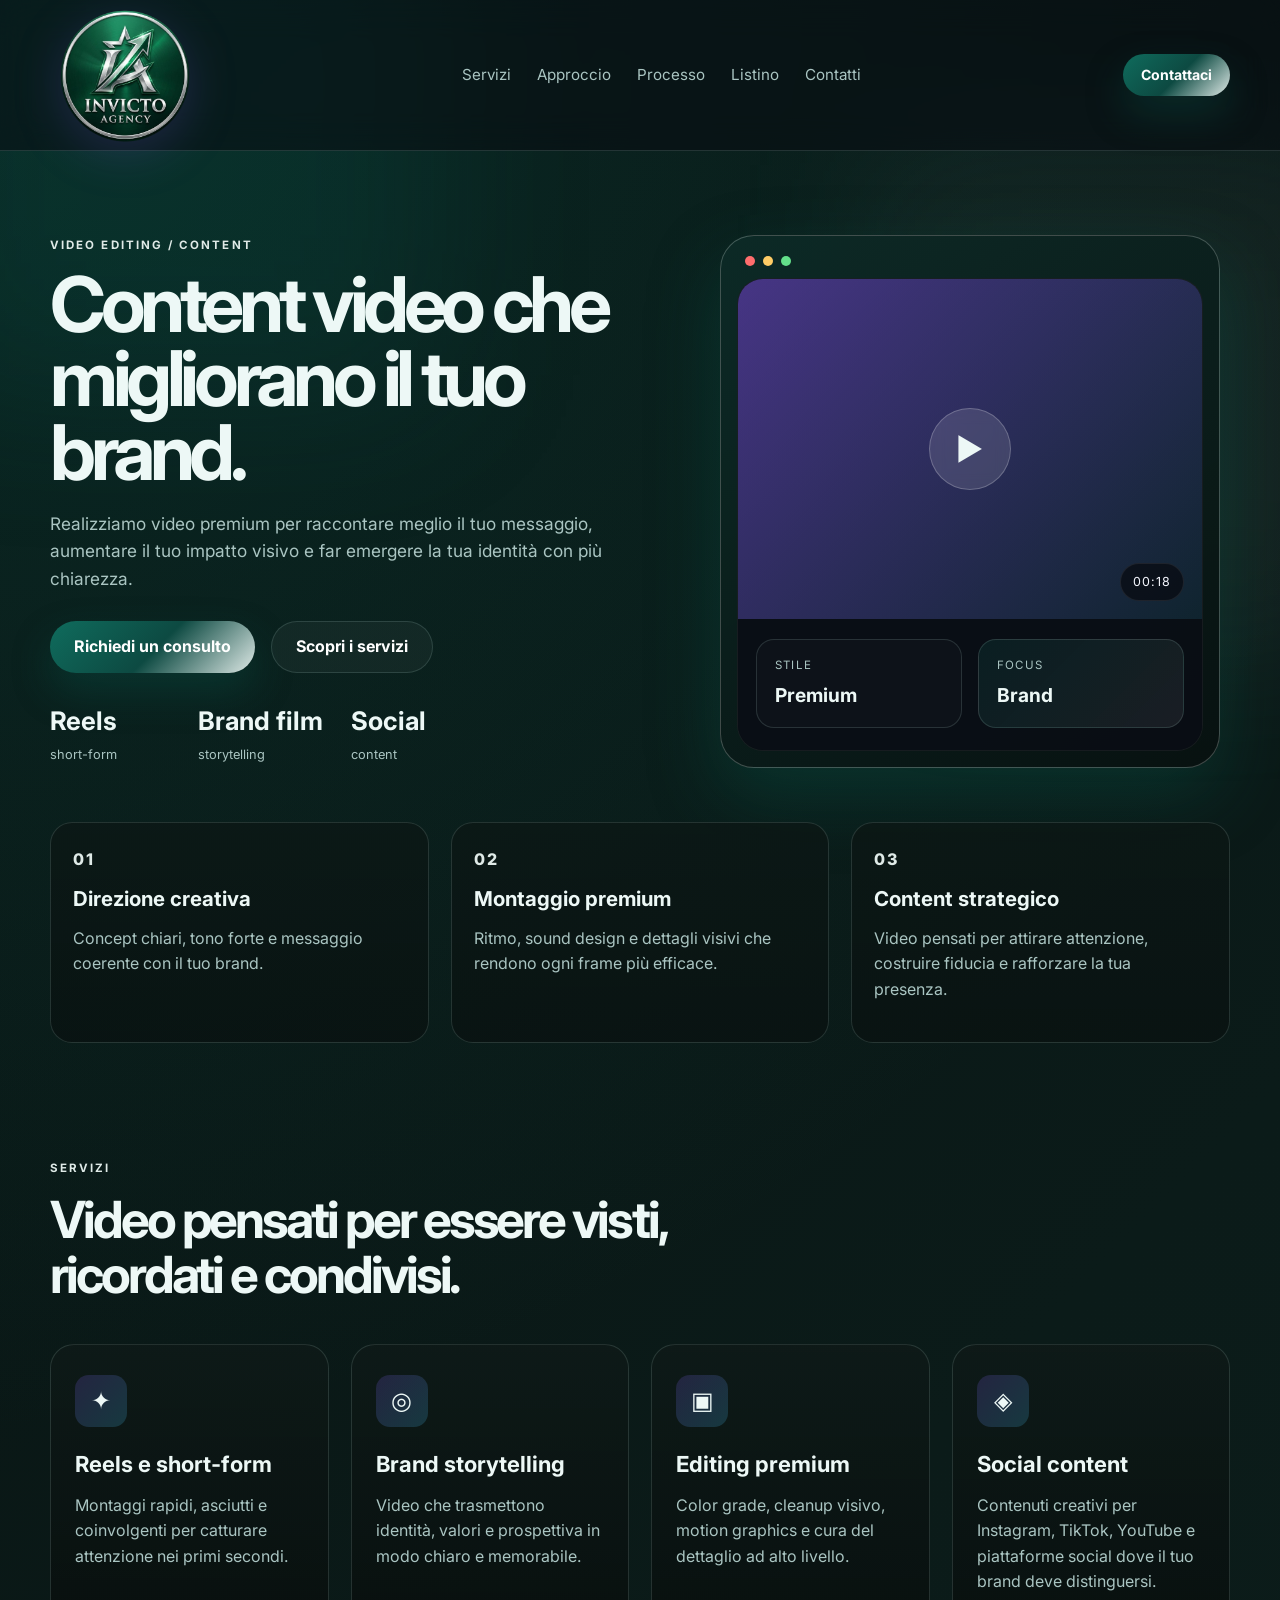
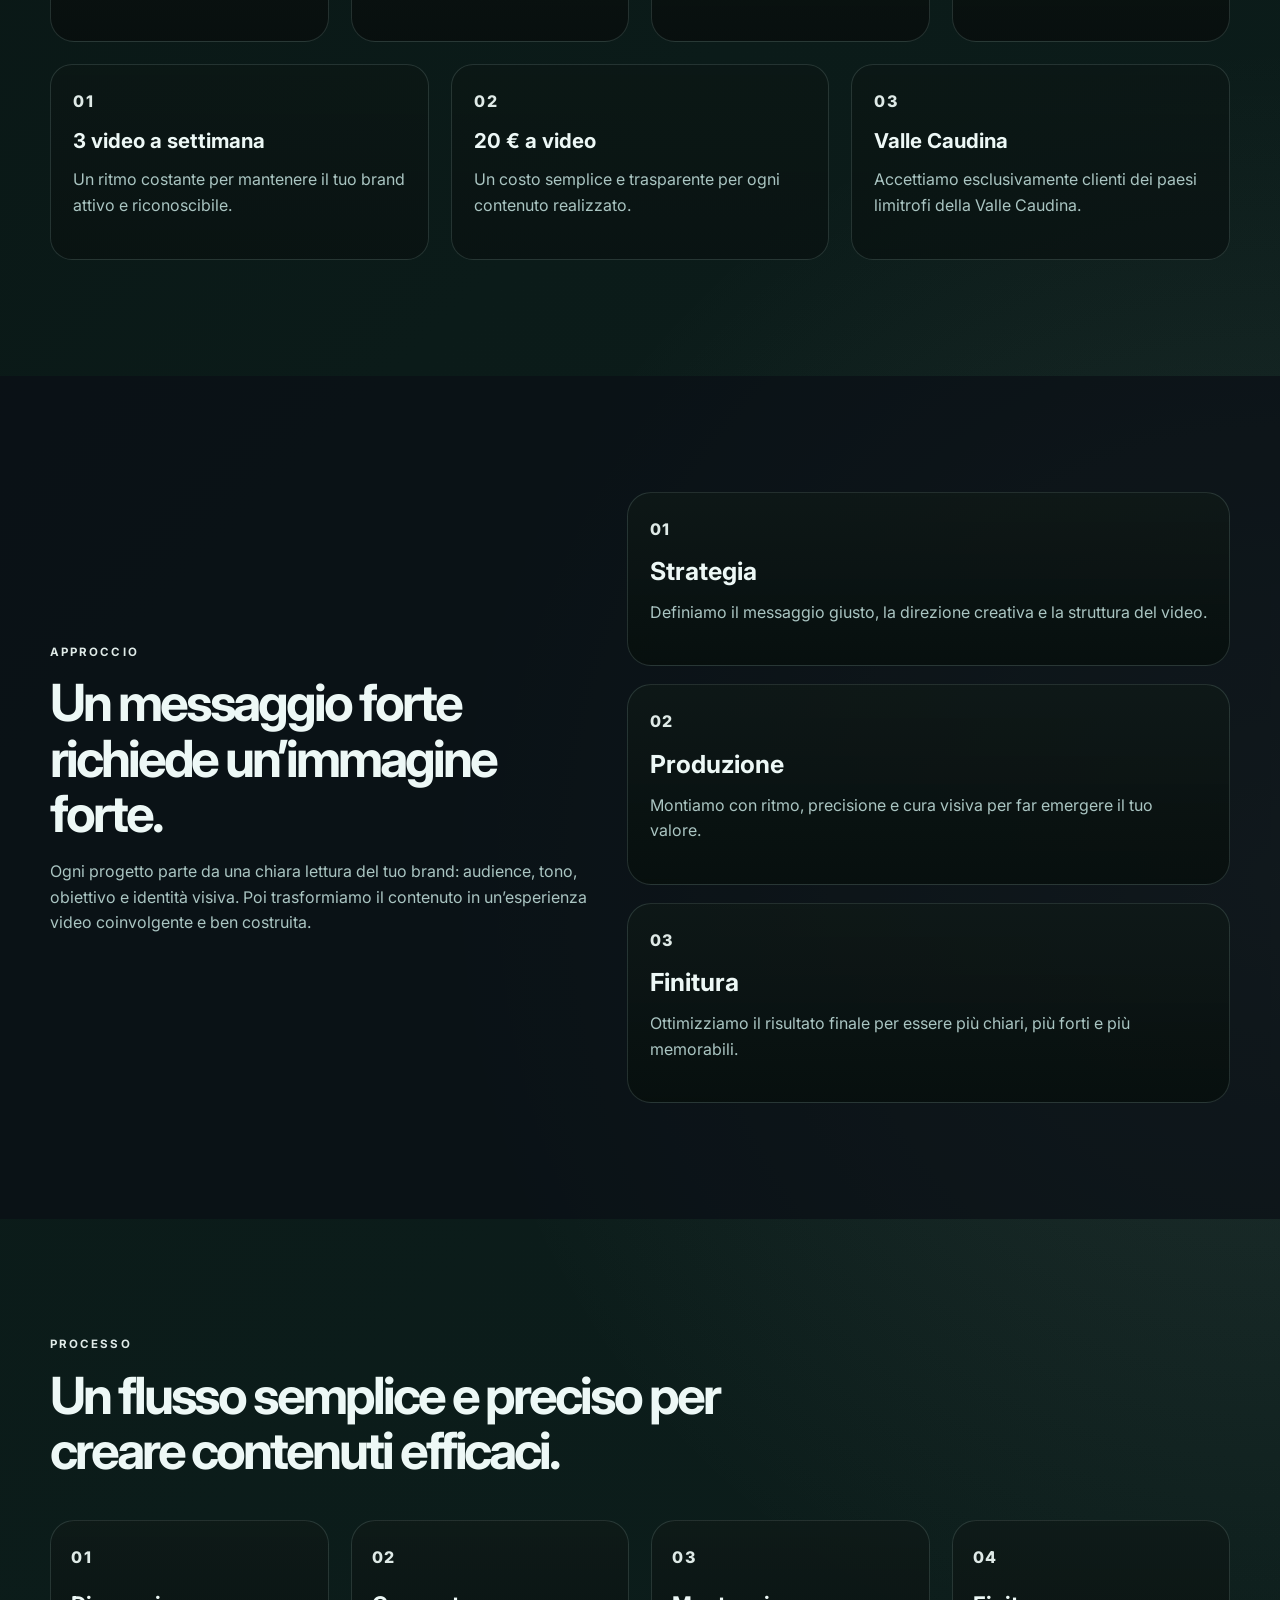
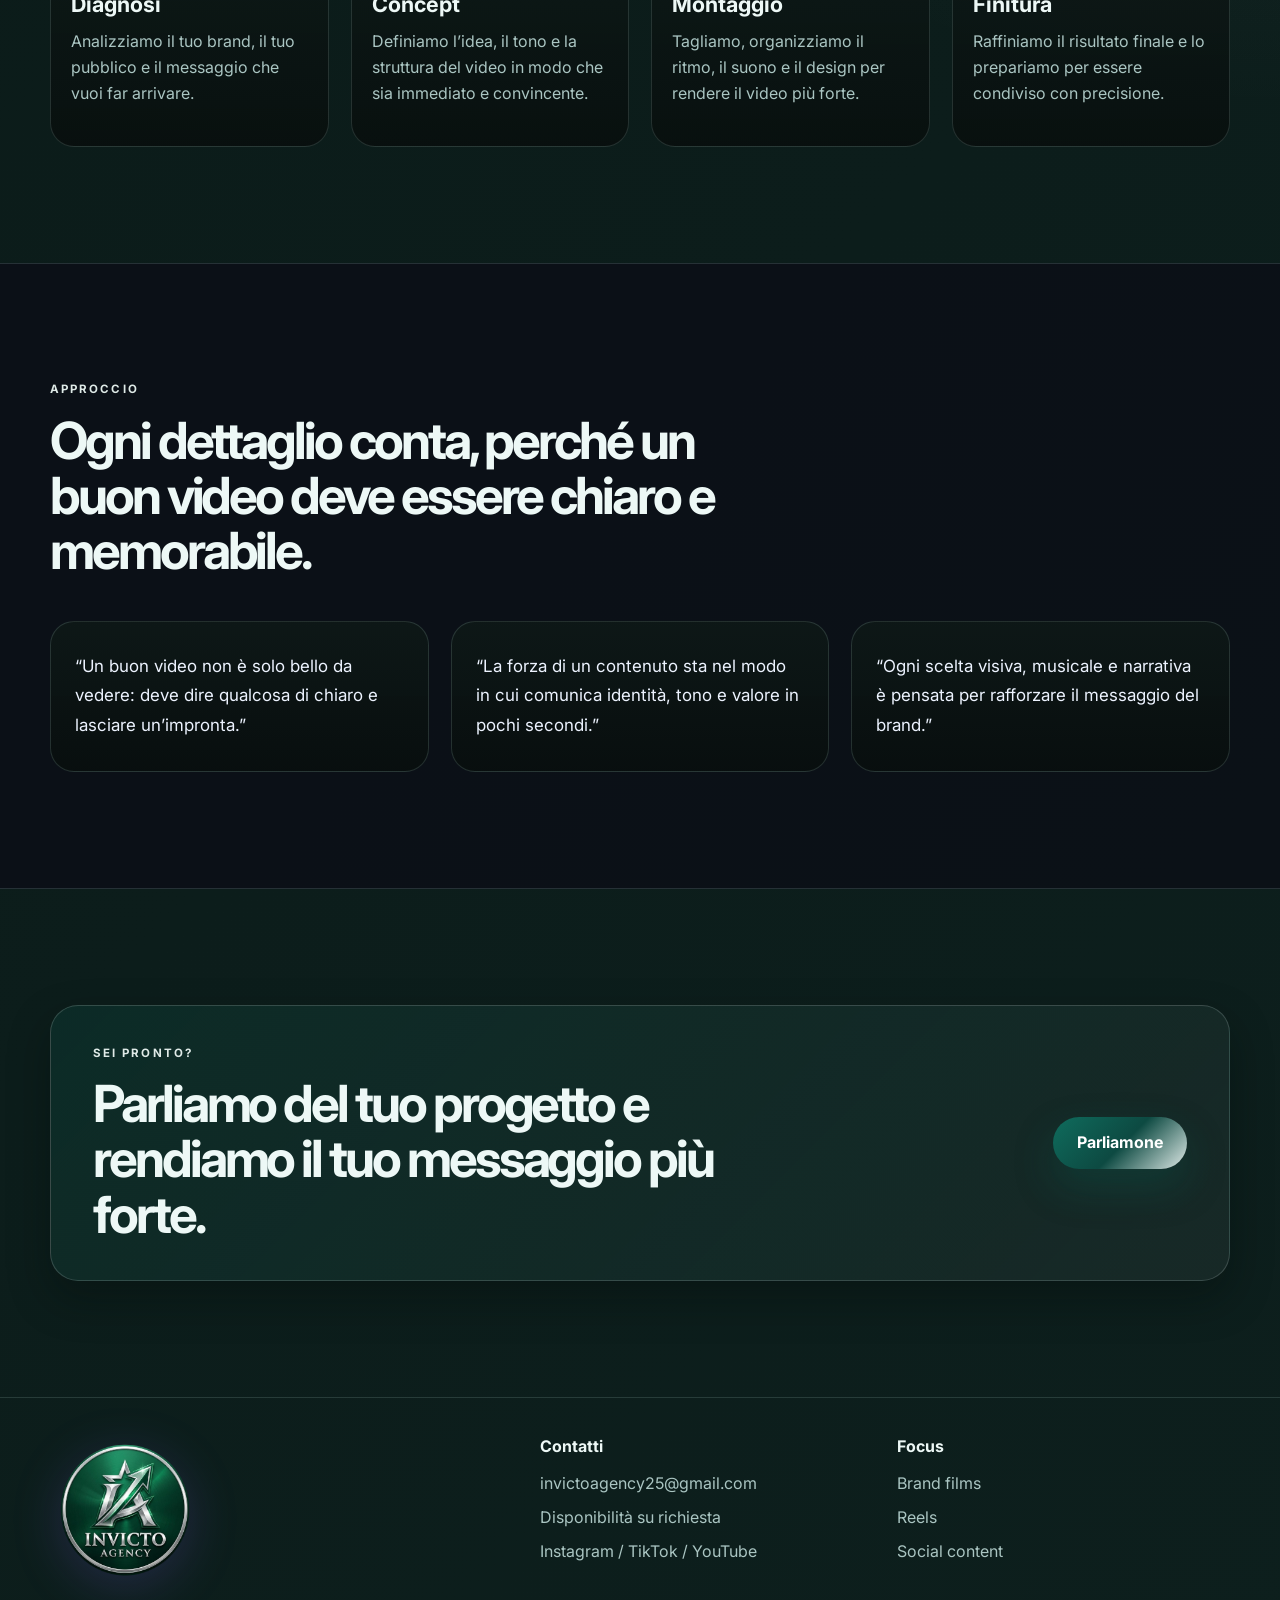
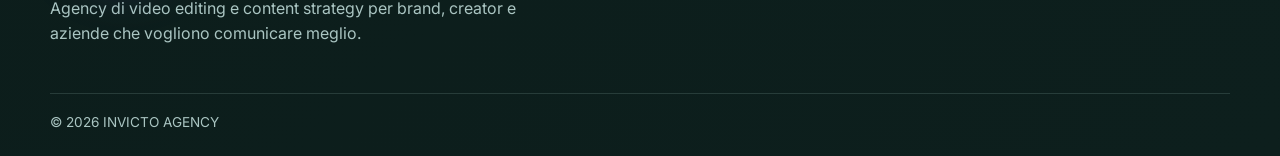
<file: index.html>
<!DOCTYPE html>
<html lang="it">
  <head>
    <meta charset="UTF-8" />
    <meta name="viewport" content="width=device-width, initial-scale=1.0" />
    <title>INVICTO AGENCY | Video editing premium</title>
    <meta
      name="description"
      content="INVICTO AGENCY crea contenuti video premium per brand, creator e aziende che vogliono comunicare con più forza."
    />
    <meta name="theme-color" content="#071312" />
    <link rel="icon" type="image/png" href="INVICTO.png" />
    <link rel="apple-touch-icon" href="INVICTO.png" />
    <link rel="preconnect" href="https://fonts.googleapis.com" />
    <link rel="preconnect" href="https://fonts.gstatic.com" crossorigin />
    <link
      href="https://fonts.googleapis.com/css2?family=Inter:wght@400;500;600;700;800;900&display=swap"
      rel="stylesheet"
    />
    <link rel="stylesheet" href="styles.css" />
  </head>
  <body>
    <div class="page-glow glow-one"></div>
    <div class="page-glow glow-two"></div>

    <header class="site-header">
      <div class="container nav">
        <div class="brand" aria-label="INVICTO AGENCY logo">
          <img src="INVICTO.png" alt="INVICTO AGENCY logo" class="brand-logo" />
        </div>

        <nav class="main-nav" aria-label="Navigazione principale">
          <a href="#servizi">Servizi</a>
          <a href="#approccio">Approccio</a>
          <a href="#processo">Processo</a>
          <a href="listino.html">Listino</a>
          <a href="contatti.html">Contatti</a>
        </nav>

        <a href="contatti.html" class="button button-small">Contattaci</a>
      </div>
    </header>

    <main>
      <section class="hero">
        <div class="container hero-grid">
          <div class="hero-copy reveal">
            <p class="eyebrow">VIDEO EDITING / CONTENT</p>
            <h1>Content video che migliorano il tuo brand.</h1>
            <p class="lead">
              Realizziamo video premium per raccontare meglio il tuo messaggio, aumentare il tuo
              impatto visivo e far emergere la tua identità con più chiarezza.
            </p>

            <div class="hero-actions">
              <a href="contatti.html" class="button">Richiedi un consulto</a>
              <a href="#servizi" class="button button-ghost">Scopri i servizi</a>
            </div>

            <ul class="mini-stats" aria-label="Servizi principali">
              <li>
                <strong>Reels</strong>
                <span>short-form</span>
              </li>
              <li>
                <strong>Brand film</strong>
                <span>storytelling</span>
              </li>
              <li>
                <strong>Social</strong>
                <span>content</span>
              </li>
            </ul>
          </div>

          <div class="hero-visual reveal">
            <div class="visual-panel">
              <div class="screen-header">
                <span class="dot dot-one"></span>
                <span class="dot dot-two"></span>
                <span class="dot dot-three"></span>
              </div>

              <div class="screen-body">
                <div class="video-preview">
                  <div class="preview-glow"></div>
                  <div class="play-pill">▶</div>
                  <div class="time-tag">00:18</div>
                </div>

                <div class="screen-meta">
                  <div class="meta-card">
                    <span>Stile</span>
                    <strong>Premium</strong>
                  </div>
                  <div class="meta-card accent">
                    <span>Focus</span>
                    <strong>Brand</strong>
                  </div>
                </div>
              </div>
            </div>
          </div>
        </div>
      </section>

      <section class="feature-strip">
        <div class="container feature-grid">
          <div class="feature-item reveal">
            <span class="feature-label">01</span>
            <h3>Direzione creativa</h3>
            <p>Concept chiari, tono forte e messaggio coerente con il tuo brand.</p>
          </div>
          <div class="feature-item reveal">
            <span class="feature-label">02</span>
            <h3>Montaggio premium</h3>
            <p>Ritmo, sound design e dettagli visivi che rendono ogni frame più efficace.</p>
          </div>
          <div class="feature-item reveal">
            <span class="feature-label">03</span>
            <h3>Content strategico</h3>
            <p>Video pensati per attirare attenzione, costruire fiducia e rafforzare la tua presenza.</p>
          </div>
        </div>
      </section>

      <section id="servizi" class="section services">
        <div class="container">
          <div class="section-heading reveal">
            <p class="eyebrow">SERVIZI</p>
            <h2>Video pensati per essere visti, ricordati e condivisi.</h2>
          </div>

          <div class="service-grid">
            <article class="service-card reveal">
              <div class="icon">✦</div>
              <h3>Reels e short-form</h3>
              <p>Montaggi rapidi, asciutti e coinvolgenti per catturare attenzione nei primi secondi.</p>
            </article>
            <article class="service-card reveal">
              <div class="icon">◎</div>
              <h3>Brand storytelling</h3>
              <p>Video che trasmettono identità, valori e prospettiva in modo chiaro e memorabile.</p>
            </article>
            <article class="service-card reveal">
              <div class="icon">▣</div>
              <h3>Editing premium</h3>
              <p>Color grade, cleanup visivo, motion graphics e cura del dettaglio ad alto livello.</p>
            </article>
            <article class="service-card reveal">
              <div class="icon">◈</div>
              <h3>Social content</h3>
              <p>Contenuti creativi per Instagram, TikTok, YouTube e piattaforme social dove il tuo brand deve distinguersi.</p>
            </article>
          </div>

          <div class="feature-strip service-availability reveal">
            <div class="feature-grid">
              <div class="feature-item">
                <span class="feature-label">01</span>
                <h3>3 video a settimana</h3>
                <p>Un ritmo costante per mantenere il tuo brand attivo e riconoscibile.</p>
              </div>
              <div class="feature-item">
                <span class="feature-label">02</span>
                <h3>20 € a video</h3>
                <p>Un costo semplice e trasparente per ogni contenuto realizzato.</p>
              </div>
              <div class="feature-item">
                <span class="feature-label">03</span>
                <h3>Valle Caudina</h3>
                <p>Accettiamo esclusivamente clienti dei paesi limitrofi della Valle Caudina.</p>
              </div>
            </div>
          </div>
        </div>
      </section>

      <section id="approccio" class="section principles">
        <div class="container principle-layout">
          <div class="principle-copy reveal">
            <p class="eyebrow">APPROCCIO</p>
            <h2>Un messaggio forte richiede un’immagine forte.</h2>
            <p>
              Ogni progetto parte da una chiara lettura del tuo brand: audience, tono, obiettivo e
              identità visiva. Poi trasformiamo il contenuto in un’esperienza video coinvolgente e ben costruita.
            </p>
          </div>

          <div class="principle-list">
            <div class="principle-item reveal">
              <span>01</span>
              <h3>Strategia</h3>
              <p>Definiamo il messaggio giusto, la direzione creativa e la struttura del video.</p>
            </div>
            <div class="principle-item reveal">
              <span>02</span>
              <h3>Produzione</h3>
              <p>Montiamo con ritmo, precisione e cura visiva per far emergere il tuo valore.</p>
            </div>
            <div class="principle-item reveal">
              <span>03</span>
              <h3>Finitura</h3>
              <p>Ottimizziamo il risultato finale per essere più chiari, più forti e più memorabili.</p>
            </div>
          </div>
        </div>
      </section>

      <section id="processo" class="section process">
        <div class="container">
          <div class="section-heading reveal">
            <p class="eyebrow">PROCESSO</p>
            <h2>Un flusso semplice e preciso per creare contenuti efficaci.</h2>
          </div>

          <div class="steps">
            <div class="step reveal">
              <span class="step-number">01</span>
              <h3>Diagnosi</h3>
              <p>Analizziamo il tuo brand, il tuo pubblico e il messaggio che vuoi far arrivare.</p>
            </div>
            <div class="step reveal">
              <span class="step-number">02</span>
              <h3>Concept</h3>
              <p>Definiamo l’idea, il tono e la struttura del video in modo che sia immediato e convincente.</p>
            </div>
            <div class="step reveal">
              <span class="step-number">03</span>
              <h3>Montaggio</h3>
              <p>Tagliamo, organizziamo il ritmo, il suono e il design per rendere il video più forte.</p>
            </div>
            <div class="step reveal">
              <span class="step-number">04</span>
              <h3>Finitura</h3>
              <p>Raffiniamo il risultato finale e lo prepariamo per essere condiviso con precisione.</p>
            </div>
          </div>
        </div>
      </section>

      <section class="section dark testimonials">
        <div class="container">
          <div class="section-heading reveal">
            <p class="eyebrow">APPROCCIO</p>
            <h2>Ogni dettaglio conta, perché un buon video deve essere chiaro e memorabile.</h2>
          </div>

          <div class="testimonial-grid">
            <blockquote class="reveal">
              “Un buon video non è solo bello da vedere: deve dire qualcosa di chiaro e lasciare un’impronta.”
            </blockquote>
            <blockquote class="reveal">
              “La forza di un contenuto sta nel modo in cui comunica identità, tono e valore in pochi secondi.”
            </blockquote>
            <blockquote class="reveal">
              “Ogni scelta visiva, musicale e narrativa è pensata per rafforzare il messaggio del brand.”
            </blockquote>
          </div>
        </div>
      </section>

      <section class="cta section">
        <div class="container cta-box reveal">
          <div>
            <p class="eyebrow">SEI PRONTO?</p>
            <h2>Parliamo del tuo progetto e rendiamo il tuo messaggio più forte.</h2>
          </div>
          <a href="contatti.html" class="button">Parliamone</a>
        </div>
      </section>
    </main>

    <footer id="contatti" class="site-footer">
      <div class="container footer-grid">
        <div>
          <div class="brand footer-brand">
            <img src="INVICTO.png" alt="INVICTO AGENCY logo" class="brand-logo" />
          </div>
          <p>Agency di video editing e content strategy per brand, creator e aziende che vogliono comunicare meglio.</p>
        </div>

        <div>
          <h4>Contatti</h4>
          <ul>
            <li>invictoagency25@gmail.com</li>
            <li>Disponibilità su richiesta</li>
            <li>Instagram / TikTok / YouTube</li>
          </ul>
        </div>

        <div>
          <h4>Focus</h4>
          <ul>
            <li>Brand films</li>
            <li>Reels</li>
            <li>Social content</li>
          </ul>
        </div>
      </div>

      <div class="container copyright">
        <span>© <span id="year"></span> INVICTO AGENCY</span>
      </div>
    </footer>

    <script src="script.js"></script>
  </body>
</html>
</file>
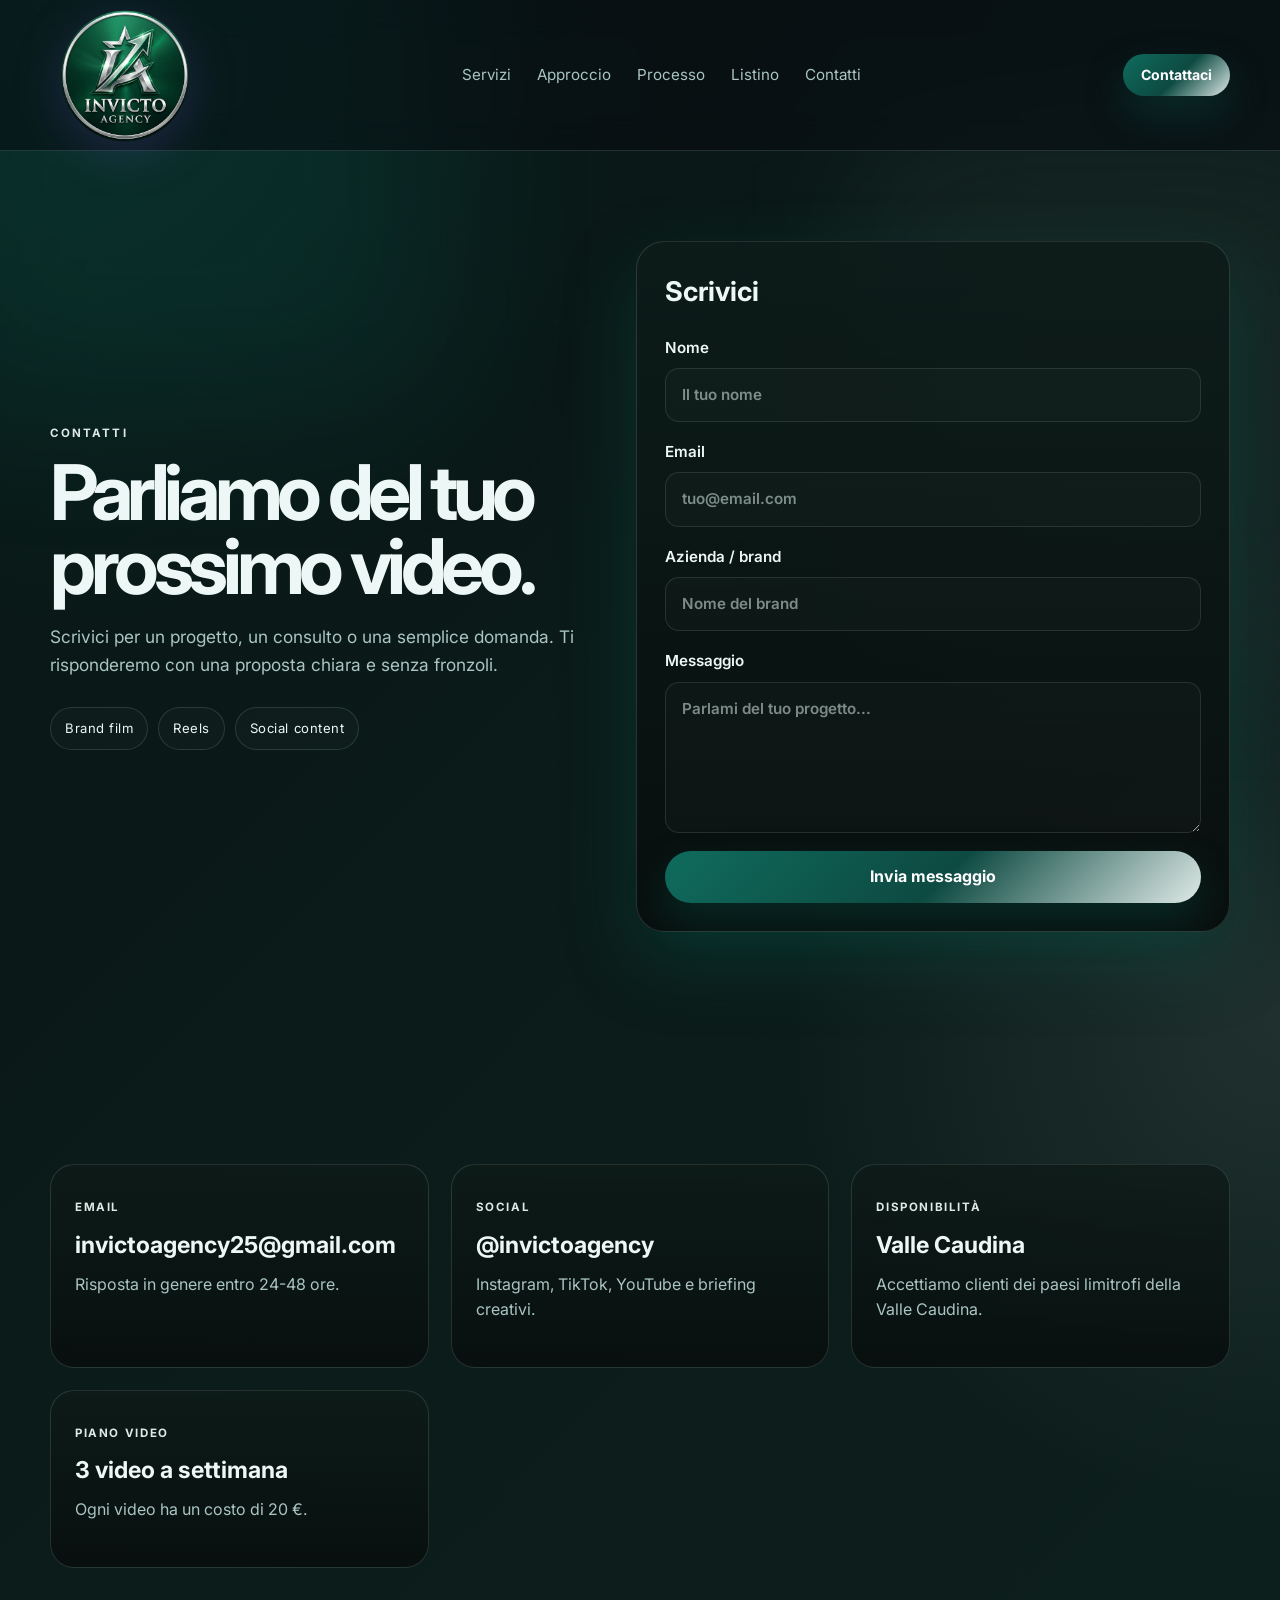
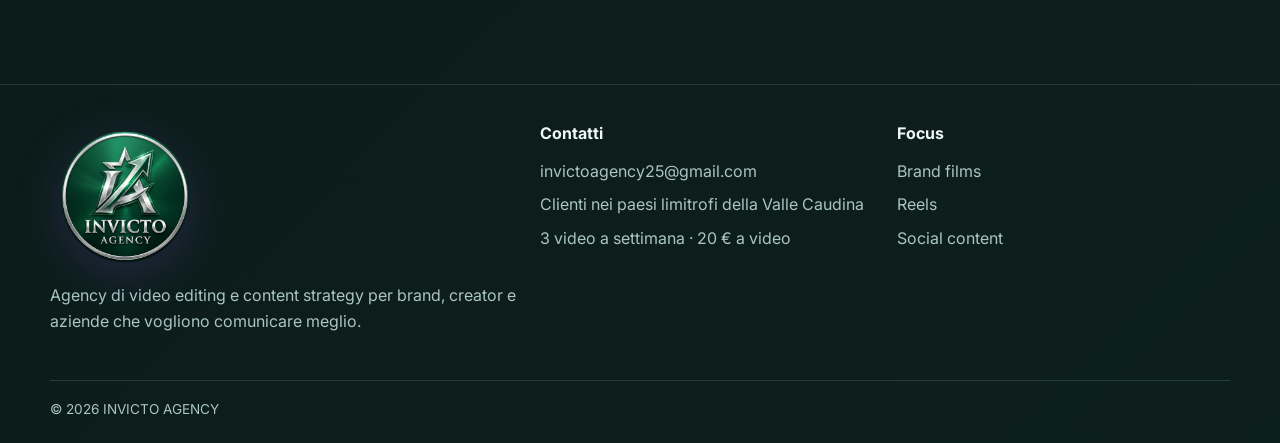
<file: contatti.html>
<!DOCTYPE html>
<html lang="it">
  <head>
    <meta charset="UTF-8" />
    <meta name="viewport" content="width=device-width, initial-scale=1.0" />
    <title>Contatti | INVICTO AGENCY</title>
    <meta
      name="description"
      content="Contatta INVICTO AGENCY per un progetto video premium, brand film, reels e contenuti social."
    />
    <meta name="theme-color" content="#071312" />
    <link rel="icon" type="image/png" href="INVICTO.png" />
    <link rel="apple-touch-icon" href="INVICTO.png" />
    <link rel="preconnect" href="https://fonts.googleapis.com" />
    <link rel="preconnect" href="https://fonts.gstatic.com" crossorigin />
    <link
      href="https://fonts.googleapis.com/css2?family=Inter:wght@400;500;600;700;800;900&display=swap"
      rel="stylesheet"
    />
    <link rel="stylesheet" href="styles.css" />
  </head>
  <body>
    <div class="page-glow glow-one"></div>
    <div class="page-glow glow-two"></div>

    <header class="site-header">
      <div class="container nav">
        <a href="index.html" class="brand" aria-label="Torna alla homepage INVICTO AGENCY">
          <img src="INVICTO.png" alt="INVICTO AGENCY logo" class="brand-logo" />
        </a>

        <nav class="main-nav" aria-label="Navigazione principale">
          <a href="index.html#servizi">Servizi</a>
          <a href="index.html#approccio">Approccio</a>
          <a href="index.html#processo">Processo</a>
          <a href="listino.html">Listino</a>
          <a href="contatti.html">Contatti</a>
        </nav>

        <a href="contatti.html" class="button button-small">Contattaci</a>
      </div>
    </header>

    <main class="contact-page-main">
      <section class="contact-hero section">
        <div class="container contact-hero-grid">
          <div class="contact-copy reveal">
            <p class="eyebrow">CONTATTI</p>
            <h1>Parliamo del tuo prossimo video.</h1>
            <p class="lead">
              Scrivici per un progetto, un consulto o una semplice domanda. Ti risponderemo con una
              proposta chiara e senza fronzoli.
            </p>

            <div class="contact-badges">
              <span>Brand film</span>
              <span>Reels</span>
              <span>Social content</span>
            </div>
          </div>

          <div class="contact-card reveal">
            <h3>Scrivici</h3>
            <form
              class="contact-form"
              action="https://formsubmit.co/invictoagency25@gmail.com"
              method="POST"
            >
              <input type="hidden" name="_captcha" value="false" />
              <input type="hidden" name="_subject" value="Nuovo messaggio da INVICTO AGENCY" />

              <div class="field-row">
                <label>
                  Nome
                  <input type="text" name="nome" placeholder="Il tuo nome" required />
                </label>
              </div>

              <div class="field-row">
                <label>
                  Email
                  <input type="email" name="email" placeholder="tuo@email.com" required />
                </label>
              </div>

              <div class="field-row">
                <label>
                  Azienda / brand
                  <input type="text" name="azienda" placeholder="Nome del brand" />
                </label>
              </div>

              <div class="field-row">
                <label>
                  Messaggio
                  <textarea name="messaggio" rows="5" placeholder="Parlami del tuo progetto..." required></textarea>
                </label>
              </div>

              <button type="submit" class="button button-full">Invia messaggio</button>
            </form>
          </div>
        </div>
      </section>

      <section class="section contact-info">
        <div class="container info-grid">
          <div class="info-card reveal">
            <span class="info-kicker">Email</span>
            <h3>invictoagency25@gmail.com</h3>
            <p>Risposta in genere entro 24-48 ore.</p>
          </div>

          <div class="info-card reveal">
            <span class="info-kicker">Social</span>
            <h3>@invictoagency</h3>
            <p>Instagram, TikTok, YouTube e briefing creativi.</p>
          </div>

          <div class="info-card reveal">
            <span class="info-kicker">Disponibilità</span>
            <h3>Valle Caudina</h3>
            <p>Accettiamo clienti dei paesi limitrofi della Valle Caudina.</p>
          </div>

          <div class="info-card reveal">
            <span class="info-kicker">Piano video</span>
            <h3>3 video a settimana</h3>
            <p>Ogni video ha un costo di 20 €.</p>
          </div>
        </div>
      </section>
    </main>

    <footer class="site-footer">
      <div class="container footer-grid">
        <div>
          <div class="brand footer-brand">
            <img src="INVICTO.png" alt="INVICTO AGENCY logo" class="brand-logo" />
          </div>
          <p>Agency di video editing e content strategy per brand, creator e aziende che vogliono comunicare meglio.</p>
        </div>

        <div>
          <h4>Contatti</h4>
          <ul>
            <li>invictoagency25@gmail.com</li>
            <li>Clienti nei paesi limitrofi della Valle Caudina</li>
            <li>3 video a settimana · 20 € a video</li>
          </ul>
        </div>

        <div>
          <h4>Focus</h4>
          <ul>
            <li>Brand films</li>
            <li>Reels</li>
            <li>Social content</li>
          </ul>
        </div>
      </div>

      <div class="container copyright">
        <span>© <span id="year"></span> INVICTO AGENCY</span>
      </div>
    </footer>

    <script src="script.js"></script>
  </body>
</html>
</file>
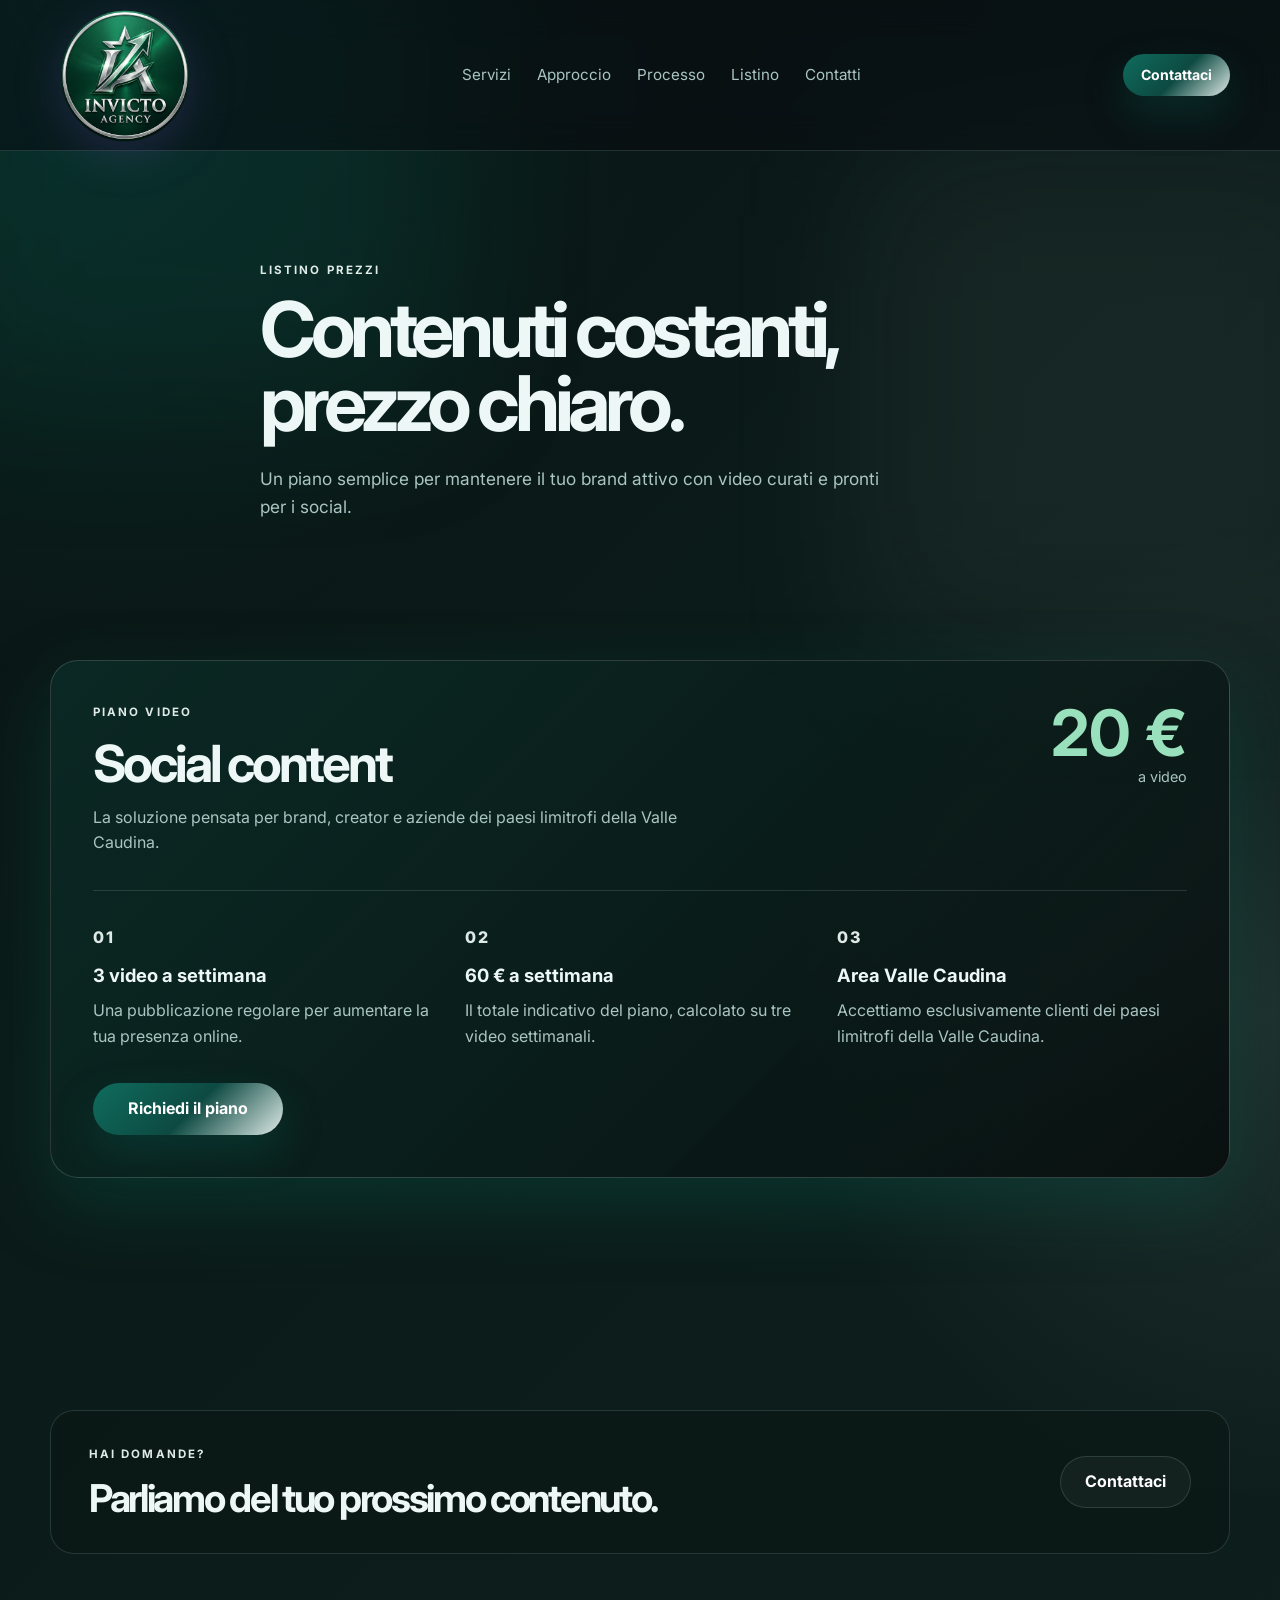
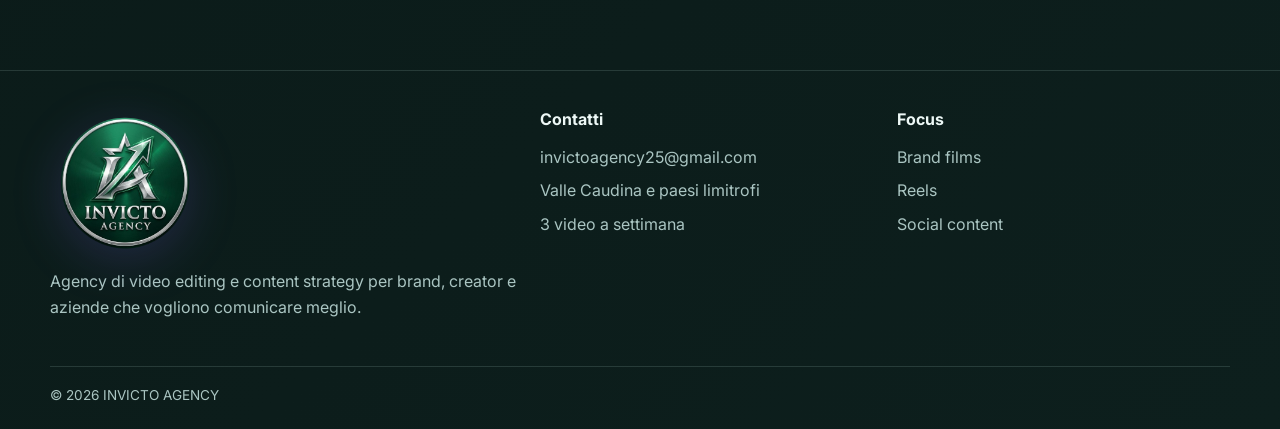
<file: listino.html>
<!DOCTYPE html>
<html lang="it">
  <head>
    <meta charset="UTF-8" />
    <meta name="viewport" content="width=device-width, initial-scale=1.0" />
    <title>Listino prezzi | INVICTO AGENCY</title>
    <meta
      name="description"
      content="Scopri il listino prezzi di INVICTO AGENCY per video editing e contenuti social nella Valle Caudina."
    />
    <meta name="theme-color" content="#071312" />
    <link rel="icon" type="image/png" href="INVICTO.png" />
    <link rel="apple-touch-icon" href="INVICTO.png" />
    <link rel="preconnect" href="https://fonts.googleapis.com" />
    <link rel="preconnect" href="https://fonts.gstatic.com" crossorigin />
    <link
      href="https://fonts.googleapis.com/css2?family=Inter:wght@400;500;600;700;800;900&display=swap"
      rel="stylesheet"
    />
    <link rel="stylesheet" href="styles.css" />
  </head>
  <body>
    <div class="page-glow glow-one"></div>
    <div class="page-glow glow-two"></div>

    <header class="site-header">
      <div class="container nav">
        <a href="index.html" class="brand" aria-label="Torna alla homepage INVICTO AGENCY">
          <img src="INVICTO.png" alt="INVICTO AGENCY logo" class="brand-logo" />
        </a>

        <nav class="main-nav" aria-label="Navigazione principale">
          <a href="index.html#servizi">Servizi</a>
          <a href="index.html#approccio">Approccio</a>
          <a href="index.html#processo">Processo</a>
          <a href="listino.html" aria-current="page">Listino</a>
          <a href="contatti.html">Contatti</a>
        </nav>

        <a href="contatti.html" class="button button-small">Contattaci</a>
      </div>
    </header>

    <main class="pricing-page-main">
      <section class="pricing-hero section">
        <div class="container pricing-intro reveal">
          <p class="eyebrow">LISTINO PREZZI</p>
          <h1>Contenuti costanti, prezzo chiaro.</h1>
          <p class="lead">
            Un piano semplice per mantenere il tuo brand attivo con video curati e pronti per i social.
          </p>
        </div>
      </section>

      <section class="section pricing-section">
        <div class="container">
          <div class="pricing-card reveal">
            <div class="pricing-card-top">
              <div>
                <p class="eyebrow">PIANO VIDEO</p>
                <h2>Social content</h2>
                <p>La soluzione pensata per brand, creator e aziende dei paesi limitrofi della Valle Caudina.</p>
              </div>
              <div class="price-block">
                <strong>20 €</strong>
                <span>a video</span>
              </div>
            </div>

            <div class="pricing-details">
              <div class="pricing-detail">
                <span class="feature-label">01</span>
                <strong>3 video a settimana</strong>
                <p>Una pubblicazione regolare per aumentare la tua presenza online.</p>
              </div>
              <div class="pricing-detail">
                <span class="feature-label">02</span>
                <strong>60 € a settimana</strong>
                <p>Il totale indicativo del piano, calcolato su tre video settimanali.</p>
              </div>
              <div class="pricing-detail">
                <span class="feature-label">03</span>
                <strong>Area Valle Caudina</strong>
                <p>Accettiamo esclusivamente clienti dei paesi limitrofi della Valle Caudina.</p>
              </div>
            </div>

            <a href="contatti.html" class="button">Richiedi il piano</a>
          </div>
        </div>
      </section>

      <section class="section pricing-note-section">
        <div class="container pricing-note reveal">
          <div>
            <p class="eyebrow">HAI DOMANDE?</p>
            <h2>Parliamo del tuo prossimo contenuto.</h2>
          </div>
          <a href="contatti.html" class="button button-ghost">Contattaci</a>
        </div>
      </section>
    </main>

    <footer class="site-footer">
      <div class="container footer-grid">
        <div>
          <div class="brand footer-brand">
            <img src="INVICTO.png" alt="INVICTO AGENCY logo" class="brand-logo" />
          </div>
          <p>Agency di video editing e content strategy per brand, creator e aziende che vogliono comunicare meglio.</p>
        </div>

        <div>
          <h4>Contatti</h4>
          <ul>
            <li>invictoagency25@gmail.com</li>
            <li>Valle Caudina e paesi limitrofi</li>
            <li>3 video a settimana</li>
          </ul>
        </div>

        <div>
          <h4>Focus</h4>
          <ul>
            <li>Brand films</li>
            <li>Reels</li>
            <li>Social content</li>
          </ul>
        </div>
      </div>

      <div class="container copyright">
        <span>© <span id="year"></span> INVICTO AGENCY</span>
      </div>
    </footer>

    <script src="script.js"></script>
  </body>
</html>
</file>
<file: styles.css>
:root {
  --bg: #071312;
  --bg-soft: #0d1d1b;
  --panel: rgba(12, 23, 21, 0.82);
  --panel-strong: rgba(8, 17, 16, 0.96);
  --text: #edf8f6;
  --muted: #aac5c2;
  --line: rgba(178, 214, 209, 0.16);
  --primary: #0f6c5d;
  --secondary: #dfeae7;
  --accent: #99e0bd;
  --shadow: 0 28px 70px rgba(8, 88, 73, 0.38);
}

* {
  box-sizing: border-box;
}

html {
  scroll-behavior: smooth;
}

body {
  margin: 0;
  font-family: "Inter", sans-serif;
  background:
    radial-gradient(circle at top left, rgba(15, 108, 93, 0.25), transparent 28%),
    radial-gradient(circle at right center, rgba(202, 220, 216, 0.1), transparent 30%),
    linear-gradient(135deg, #081312 0%, #0b1b19 38%, #0d1f1d 100%);
  color: var(--text);
  line-height: 1.6;
  min-height: 100vh;
  overflow-x: hidden;
}

img {
  max-width: 100%;
  display: block;
}

button,
a {
  font: inherit;
}

a {
  color: inherit;
  text-decoration: none;
}

.container {
  width: min(1180px, calc(100% - 32px));
  margin: 0 auto;
}

.section {
  padding: 116px 0;
}

.dark {
  background: rgba(12, 16, 24, 0.9);
  border-top: 1px solid var(--line);
  border-bottom: 1px solid var(--line);
}

.eyebrow {
  margin: 0 0 14px;
  letter-spacing: 0.18em;
  font-size: 0.72rem;
  font-weight: 700;
  text-transform: uppercase;
  color: var(--secondary);
}

h1,
h2,
h3,
h4,
p,
ul {
  margin-top: 0;
}

h1 {
  font-size: clamp(3rem, 6vw, 5.6rem);
  line-height: 0.96;
  letter-spacing: -0.07em;
  margin-bottom: 20px;
}

h2 {
  max-width: 680px;
  font-size: clamp(2.3rem, 4vw, 3.8rem);
  line-height: 1.08;
  letter-spacing: -0.06em;
  margin-bottom: 0;
}

p {
  color: var(--muted);
}

.page-glow {
  position: fixed;
  width: 520px;
  height: 520px;
  filter: blur(80px);
  opacity: 0.35;
  pointer-events: none;
  z-index: 0;
}

.glow-one {
  top: -120px;
  left: -80px;
  background: rgba(11, 108, 93, 0.45);
}

.glow-two {
  right: -100px;
  top: 140px;
  background: rgba(191, 214, 210, 0.18);
}

.site-header,
main,
.site-footer {
  position: relative;
  z-index: 1;
}

.site-header {
  position: sticky;
  top: 0;
  z-index: 12;
  backdrop-filter: blur(18px);
  background: rgba(8, 11, 18, 0.55);
  border-bottom: 1px solid var(--line);
}

.nav {
  min-height: 78px;
  display: flex;
  align-items: center;
  justify-content: space-between;
  gap: 20px;
}

.brand {
  display: inline-flex;
  align-items: center;
  gap: 10px;
  font-weight: 800;
  letter-spacing: 0.08em;
}

.brand-logo {
  display: block;
  width: 150px;
  height: auto;
  object-fit: contain;
  filter: drop-shadow(0 10px 24px rgba(138, 92, 255, 0.18));
}

.brand-mark {
  display: inline-grid;
  place-items: center;
  width: 30px;
  height: 30px;
  border-radius: 10px;
  background: linear-gradient(135deg, var(--primary), var(--secondary));
  color: #fff;
  box-shadow: var(--shadow);
}

.main-nav {
  display: flex;
  align-items: center;
  gap: 26px;
  color: var(--muted);
  font-size: 0.95rem;
}

.main-nav a {
  transition: color 0.2s ease;
}

.main-nav a:hover {
  color: var(--text);
}

.button {
  display: inline-flex;
  align-items: center;
  justify-content: center;
  min-height: 52px;
  padding: 0 24px;
  border-radius: 999px;
  background: linear-gradient(135deg, #0f6c5d 0%, #0d4a42 52%, #dfeae7 100%);
  color: #fff;
  font-weight: 700;
  box-shadow: 0 18px 38px rgba(10, 90, 76, 0.35);
  transition: transform 0.2s ease, box-shadow 0.2s ease;
}

.button:hover {
  transform: translateY(-2px);
}

.button-small {
  min-height: 42px;
  padding: 0 18px;
  font-size: 0.88rem;
}

.button-ghost {
  background: rgba(255, 255, 255, 0.04);
  border: 1px solid var(--line);
  box-shadow: none;
}

.hero {
  padding: 84px 0 32px;
}

.hero-grid {
  display: grid;
  grid-template-columns: 1.08fr 0.92fr;
  gap: 48px;
  align-items: center;
}

.lead {
  max-width: 640px;
  font-size: 1.08rem;
  margin-bottom: 28px;
}

.hero-actions {
  display: flex;
  flex-wrap: wrap;
  gap: 16px;
  margin-bottom: 28px;
}

.mini-stats {
  list-style: none;
  display: flex;
  flex-wrap: wrap;
  gap: 28px;
  padding: 0;
  margin: 0;
}

.mini-stats li {
  min-width: 120px;
}

.mini-stats strong {
  display: block;
  color: var(--text);
  font-size: clamp(1.2rem, 2vw, 1.8rem);
}

.mini-stats span {
  color: var(--muted);
  font-size: 0.8rem;
}

.hero-visual {
  display: flex;
  justify-content: center;
}

.visual-panel {
  width: min(500px, 100%);
  padding: 16px;
  border: 1px solid rgba(223, 234, 231, 0.26);
  border-radius: 34px;
  background: linear-gradient(145deg, rgba(13, 43, 39, 0.92), rgba(8, 17, 16, 0.96));
  box-shadow: var(--shadow);
}

.screen-header {
  display: flex;
  gap: 8px;
  padding: 4px 8px 12px;
}

.dot {
  width: 10px;
  height: 10px;
  border-radius: 50%;
  display: inline-block;
}

.dot-one { background: #ff6d6d; }
.dot-two { background: #ffcc66; }
.dot-three { background: #63df8a; }

.screen-body {
  border-radius: 26px;
  overflow: hidden;
  border: 1px solid rgba(255, 255, 255, 0.06);
  background: rgba(9, 13, 18, 0.75);
}

.video-preview {
  position: relative;
  min-height: 340px;
  display: grid;
  place-items: center;
  background:
    linear-gradient(180deg, rgba(10, 14, 22, 0.2), rgba(8, 11, 18, 0.72)),
    url("https://images.unsplash.com/photo-1492691527719-9d1e07e534b4?auto=format&fit=crop&w=1200&q=80") center/cover;
}

.preview-glow {
  position: absolute;
  inset: 0;
  background: linear-gradient(135deg, rgba(138, 92, 255, 0.48), rgba(68, 211, 255, 0.12));
}

.play-pill,
.time-tag {
  position: absolute;
  z-index: 1;
}

.play-pill {
  width: 82px;
  height: 82px;
  display: grid;
  place-items: center;
  border-radius: 50%;
  border: 1px solid rgba(255, 255, 255, 0.22);
  background: rgba(255, 255, 255, 0.12);
  backdrop-filter: blur(8px);
  font-size: 1.9rem;
}

.time-tag {
  right: 18px;
  bottom: 18px;
  padding: 8px 12px;
  border-radius: 999px;
  background: rgba(8, 11, 18, 0.76);
  border: 1px solid rgba(255, 255, 255, 0.08);
  font-size: 0.78rem;
  letter-spacing: 0.08em;
  color: #f6f8ff;
}

.screen-meta {
  display: grid;
  grid-template-columns: 1fr 1fr;
  gap: 16px;
  padding: 20px 18px 22px;
  background: rgba(10, 14, 22, 0.75);
}

.meta-card {
  padding: 16px 18px;
  border: 1px solid var(--line);
  border-radius: 18px;
  background: rgba(255, 255, 255, 0.02);
}

.meta-card span {
  display: block;
  margin-bottom: 6px;
  font-size: 0.72rem;
  letter-spacing: 0.12em;
  text-transform: uppercase;
  color: var(--muted);
}

.meta-card strong {
  font-size: 1.2rem;
}

.meta-card.accent {
  background: linear-gradient(135deg, rgba(15, 108, 93, 0.18), rgba(223, 234, 231, 0.08));
}

.feature-strip {
  padding: 22px 0 0;
}

.feature-grid {
  display: grid;
  grid-template-columns: repeat(3, minmax(0, 1fr));
  gap: 22px;
}

.feature-item {
  padding: 24px 22px;
  border: 1px solid var(--line);
  border-radius: 22px;
  background: linear-gradient(180deg, rgba(12, 23, 21, 0.76), rgba(9, 18, 17, 0.8));
}

.feature-label {
  display: inline-block;
  margin-bottom: 10px;
  color: var(--secondary);
  font-weight: 800;
  letter-spacing: 0.12em;
}

.feature-item h3 {
  margin-bottom: 10px;
  font-size: 1.28rem;
}

.section-heading {
  margin-bottom: 42px;
}

.service-grid,
.steps,
.testimonial-grid {
  display: grid;
  gap: 22px;
}

.service-grid {
  grid-template-columns: repeat(4, minmax(0, 1fr));
}

.service-card,
.step,
blockquote,
.principle-item {
  border: 1px solid var(--line);
  background: linear-gradient(180deg, rgba(15, 26, 24, 0.82), rgba(8, 15, 14, 0.9));
  border-radius: 24px;
}

.service-card {
  padding: 30px 24px;
}

.icon {
  width: 52px;
  height: 52px;
  display: grid;
  place-items: center;
  border-radius: 14px;
  margin-bottom: 20px;
  background: linear-gradient(135deg, rgba(138, 92, 255, 0.18), rgba(68, 211, 255, 0.18));
  font-size: 1.5rem;
}

.service-card h3 {
  margin-bottom: 10px;
  font-size: 1.38rem;
}

.principles {
  background: rgba(11, 15, 22, 0.7);
}

.principle-layout {
  display: grid;
  grid-template-columns: 1fr 1.1fr;
  gap: 28px;
  align-items: center;
}

.principle-copy p:last-child {
  max-width: 560px;
  margin-top: 18px;
}

.principle-list {
  display: grid;
  gap: 18px;
}

.principle-item {
  padding: 24px 22px;
}

.principle-item span {
  display: inline-block;
  margin-bottom: 10px;
  color: var(--secondary);
  font-weight: 800;
  letter-spacing: 0.12em;
}

.principle-item h3 {
  margin-bottom: 8px;
  font-size: 1.55rem;
}

.steps {
  grid-template-columns: repeat(4, minmax(0, 1fr));
}

.step {
  padding: 24px 20px;
}

.step-number {
  display: inline-block;
  margin-bottom: 16px;
  font-weight: 800;
  letter-spacing: 0.12em;
  color: var(--secondary);
}

.step h3 {
  margin-bottom: 8px;
  font-size: 1.35rem;
}

.testimonial-grid {
  grid-template-columns: repeat(3, minmax(0, 1fr));
}

blockquote {
  margin: 0;
  padding: 30px 24px;
  font-size: 1.06rem;
  line-height: 1.75;
  color: #edf3ff;
}

.cta-box {
  display: flex;
  justify-content: space-between;
  align-items: center;
  gap: 24px;
  padding: 38px 42px;
  border-radius: 28px;
  border: 1px solid rgba(223, 234, 231, 0.18);
  background: linear-gradient(135deg, rgba(15, 108, 93, 0.18), rgba(223, 234, 231, 0.05));
  box-shadow: 0 18px 40px rgba(4, 14, 12, 0.42);
}

.contact-page-main {
  position: relative;
  z-index: 1;
}

.pricing-page-main {
  position: relative;
  z-index: 1;
}

.pricing-hero {
  padding-top: 110px;
  padding-bottom: 56px;
}

.pricing-intro {
  max-width: 760px;
}

.pricing-intro .lead {
  max-width: 620px;
  margin-top: 24px;
}

.pricing-section {
  padding-top: 56px;
}

.pricing-card {
  padding: 42px;
  border: 1px solid rgba(223, 234, 231, 0.18);
  border-radius: 28px;
  background: linear-gradient(135deg, rgba(15, 108, 93, 0.2), rgba(8, 15, 14, 0.92));
  box-shadow: var(--shadow);
}

.pricing-card-top {
  display: flex;
  align-items: flex-start;
  justify-content: space-between;
  gap: 30px;
  padding-bottom: 34px;
  border-bottom: 1px solid var(--line);
}

.pricing-card h2 {
  margin-bottom: 14px;
}

.pricing-card-top p:last-child {
  max-width: 590px;
  margin-bottom: 0;
}

.price-block {
  flex: 0 0 auto;
  text-align: right;
}

.price-block strong {
  display: block;
  color: var(--accent);
  font-size: clamp(2.6rem, 5vw, 4.5rem);
  line-height: 0.95;
}

.price-block span {
  color: var(--muted);
  font-size: 0.9rem;
}

.pricing-details {
  display: grid;
  grid-template-columns: repeat(3, minmax(0, 1fr));
  gap: 22px;
  padding: 34px 0;
}

.pricing-detail strong {
  display: block;
  margin-bottom: 8px;
  font-size: 1.15rem;
}

.pricing-detail p {
  margin-bottom: 0;
}

.pricing-card > .button {
  min-width: 190px;
}

.pricing-note {
  display: flex;
  align-items: center;
  justify-content: space-between;
  gap: 24px;
  padding: 34px 38px;
  border: 1px solid var(--line);
  border-radius: 24px;
  background: rgba(12, 23, 21, 0.65);
}

.pricing-note h2 {
  font-size: clamp(1.8rem, 3vw, 2.8rem);
}

.contact-hero {
  padding-top: 90px;
}

.contact-hero-grid {
  display: grid;
  grid-template-columns: 1fr 1.08fr;
  gap: 36px;
  align-items: center;
}

.contact-badges {
  display: flex;
  flex-wrap: wrap;
  gap: 10px;
  margin-top: 26px;
}

.contact-badges span {
  display: inline-flex;
  align-items: center;
  justify-content: center;
  padding: 10px 14px;
  border-radius: 999px;
  border: 1px solid var(--line);
  background: rgba(255, 255, 255, 0.02);
  color: var(--text);
  font-size: 0.82rem;
  letter-spacing: 0.04em;
}

.contact-card {
  padding: 28px;
  border-radius: 28px;
  border: 1px solid rgba(223, 234, 231, 0.15);
  background: linear-gradient(180deg, rgba(13, 28, 25, 0.9), rgba(8, 15, 14, 0.96));
  box-shadow: var(--shadow);
}

.contact-card h3 {
  margin-bottom: 22px;
  font-size: 1.7rem;
}

.contact-form {
  display: grid;
  gap: 18px;
}

.field-row label {
  display: grid;
  gap: 8px;
  color: var(--text);
  font-weight: 600;
  font-size: 0.95rem;
}

.contact-form input,
.contact-form textarea {
  width: 100%;
  border: 1px solid rgba(223, 234, 231, 0.12);
  border-radius: 14px;
  background: rgba(255, 255, 255, 0.02);
  color: var(--text);
  padding: 14px 16px;
  font: inherit;
  resize: vertical;
  transition: border-color 0.2s ease, box-shadow 0.2s ease;
}

.contact-form input::placeholder,
.contact-form textarea::placeholder {
  color: rgba(200, 219, 214, 0.6);
}

.contact-form input:focus,
.contact-form textarea:focus {
  outline: none;
  border-color: rgba(191, 214, 210, 0.7);
  box-shadow: 0 0 0 3px rgba(15, 108, 93, 0.18);
}

.button-full {
  width: 100%;
  border: none;
  cursor: pointer;
}

.info-grid {
  display: grid;
  grid-template-columns: repeat(3, minmax(0, 1fr));
  gap: 22px;
}

.info-card {
  padding: 28px 24px;
  border-radius: 24px;
  border: 1px solid var(--line);
  background: linear-gradient(180deg, rgba(14, 27, 24, 0.82), rgba(8, 15, 14, 0.9));
}

.info-kicker {
  display: inline-block;
  margin-bottom: 10px;
  color: var(--secondary);
  font-size: 0.72rem;
  font-weight: 700;
  letter-spacing: 0.14em;
  text-transform: uppercase;
}

.info-card h3 {
  margin-bottom: 8px;
  font-size: 1.45rem;
}

.site-footer {
  padding: 36px 0 22px;
  border-top: 1px solid var(--line);
}

.footer-grid {
  display: grid;
  grid-template-columns: 1.4fr 1fr 1fr;
  gap: 24px;
}

.footer-brand {
  margin-bottom: 12px;
}

.site-footer h4 {
  margin-bottom: 12px;
  font-size: 1rem;
}

.site-footer ul {
  list-style: none;
  padding: 0;
  margin: 0;
  color: var(--muted);
}

.site-footer li + li {
  margin-top: 8px;
}

.copyright {
  margin-top: 30px;
  padding-top: 18px;
  border-top: 1px solid var(--line);
  color: var(--muted);
  font-size: 0.85rem;
}

.reveal {
  opacity: 0;
  transform: translateY(22px);
  transition: opacity 0.7s ease, transform 0.7s ease;
}

.reveal.is-visible {
  opacity: 1;
  transform: translateY(0);
}

@media (max-width: 980px) {
  .hero-grid,
  .principle-layout,
  .service-grid,
  .steps,
  .testimonial-grid,
  .feature-grid,
  .footer-grid {
    grid-template-columns: 1fr 1fr;
  }

  .hero-grid,
  .principle-layout,
  .contact-hero-grid {
    grid-template-columns: 1fr;
  }

  .pricing-details {
    grid-template-columns: 1fr 1fr;
  }

  .main-nav {
    display: flex;
    gap: 12px;
    font-size: 0.78rem;
    flex-wrap: wrap;
    justify-content: center;
  }

  .cta-box {
    flex-direction: column;
    align-items: flex-start;
  }
}

@media (max-width: 640px) {
  .section {
    padding: 90px 0;
  }

  .nav {
    min-height: 64px;
    gap: 6px;
    justify-content: space-between;
  }

  .brand {
    flex: 0 0 auto;
  }

  .brand-logo {
    width: 88px;
  }

  .main-nav {
    display: flex;
    gap: 4px;
    font-size: 0.58rem;
    overflow-x: auto;
    white-space: nowrap;
    scrollbar-width: none;
    flex: 1 1 auto;
  }

  .main-nav::-webkit-scrollbar {
    display: none;
  }

  .main-nav a {
    padding: 0 2px;
  }

  .button-small {
    flex: 0 0 auto;
    width: auto;
    min-width: 76px;
    min-height: 32px;
    padding: 0 10px;
    font-size: 0.66rem;
  }

  .hero {
    padding-top: 56px;
  }

  .feature-grid,
  .service-grid,
  .steps,
  .testimonial-grid,
  .footer-grid,
  .screen-meta,
  .info-grid {
    grid-template-columns: 1fr;
  }

  .hero-grid,
  .principle-layout,
  .contact-hero-grid,
  .pricing-details {
    grid-template-columns: 1fr;
  }

  .pricing-card-top,
  .pricing-note {
    align-items: flex-start;
    flex-direction: column;
  }

  .price-block {
    text-align: left;
  }

  .hero-actions {
    flex-direction: column;
    align-items: stretch;
  }

  .button {
    width: 100%;
  }

  .site-header .button-small {
    width: auto;
    min-width: 76px;
    flex: 0 0 auto;
  }

  .cta-box {
    padding: 28px 22px;
  }

  .contact-hero {
    padding-top: 64px;
  }

  .pricing-hero {
    padding-top: 64px;
  }

  .contact-card,
  .info-card,
  .pricing-card,
  .feature-item,
  .service-card,
  .step,
  .principle-item,
  blockquote {
    padding-left: 18px;
    padding-right: 18px;
  }

  .pricing-card {
    padding: 24px 18px;
  }

  .pricing-note {
    padding: 24px 18px;
  }

  .pricing-detail strong {
    font-size: 1.05rem;
  }

  .pricing-note .button {
    width: 100%;
  }

  .contact-form input,
  .contact-form textarea {
    min-height: 48px;
    font-size: 16px;
  }

  .site-footer {
    padding-top: 28px;
  }

  .copyright {
    font-size: 0.78rem;
  }
}

@media (max-width: 480px) {
  body {
    -webkit-text-size-adjust: 100%;
  }

  .container {
    width: min(100% - 18px, 1180px);
  }

  .brand-logo {
    width: 78px;
  }

  .nav {
    min-height: 58px;
    justify-content: space-between;
    gap: 4px;
  }

  .main-nav {
    display: flex;
    gap: 4px;
    font-size: 0.55rem;
    margin-left: auto;
    flex: 1 1 auto;
  }

  .main-nav a {
    padding: 0 1px;
  }

  .button,
  .button-small {
    min-height: 30px;
    padding-inline: 9px;
    font-size: 0.64rem;
  }

  .pricing-intro h1,
  .contact-copy h1 {
    font-size: clamp(2.2rem, 9vw, 3rem);
  }

  .contact-badges {
    gap: 8px;
  }

  .contact-badges span {
    flex: 1 1 100%;
  }

  .contact-card,
  .info-card {
    border-radius: 20px;
  }

  .contact-card h3,
  .info-card h3 {
    font-size: 1.3rem;
  }

  .field-row label {
    font-size: 0.9rem;
  }

  .site-footer ul,
  .site-footer p,
  .site-footer li {
    font-size: 0.9rem;
  }

  .contact-form {
    gap: 14px;
  }

  .price-block strong {
    font-size: 2.5rem;
  }

  .pricing-card-top {
    gap: 14px;
  }
}

@media (max-width: 360px) {
  .nav {
    gap: 8px;
  }

  .button,
  .button-small {
    min-height: 44px;
    padding-inline: 14px;
    font-size: 0.88rem;
  }

  .pricing-note h2,
  .pricing-card h2 {
    font-size: 1.7rem;
  }

  .pricing-card-top p:last-child,
  .pricing-detail p,
  .lead {
    font-size: 0.96rem;
  }
}
</file>
